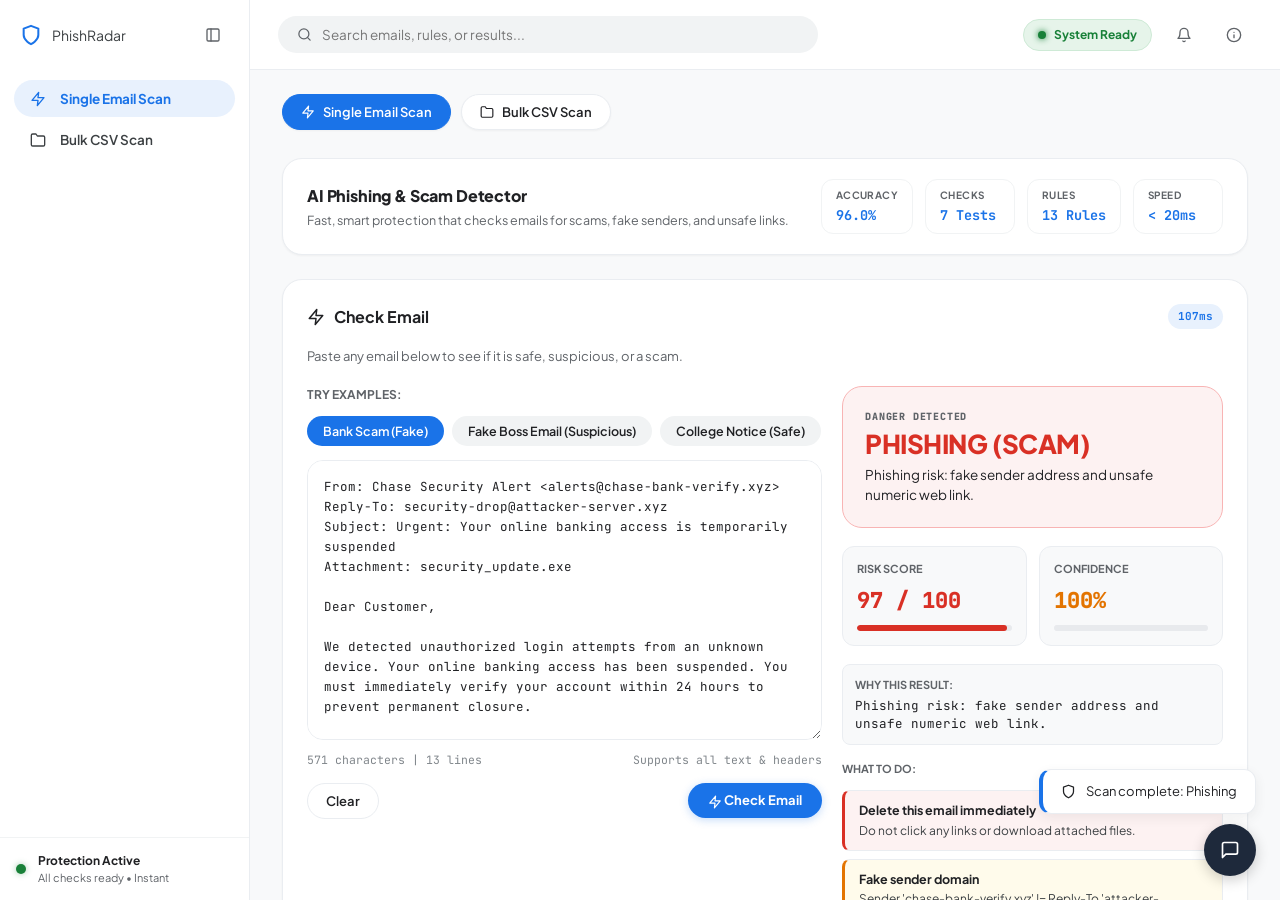
<file: index.html>
<!DOCTYPE html>
<html lang="en">
<head>
  <meta charset="UTF-8">
  <meta name="viewport" content="width=device-width, initial-scale=1.0">
  <title>PhishRadar - AI Phishing &amp; Scam Email Detector</title>
  <meta name="description" content="AI phishing detection and decision support system that checks emails for scams, fake senders, and unsafe links.">
  <link rel="stylesheet" href="css/styles.css">
  <link rel="icon" href="data:image/svg+xml,<svg xmlns=%22http://www.w3.org/2000/svg%22 viewBox=%220 0 24 24%22 fill=%22none%22 stroke=%22%231a73e8%22 stroke-width=%222%22 stroke-linecap=%22round%22 stroke-linejoin=%22round%22><path d=%22M12 22s8-4 8-10V5l-8-3-8 3v7c0 6 8 10 8 10z%22/></svg>">
</head>
<body>

  <div class="app-shell">

    <!-- ====================================================================
         LEFT SIDEBAR
         ==================================================================== -->
    <aside class="sidebar" id="app-sidebar">
      <div class="sidebar-header">
        <div class="brand-title-wrap">
          <svg class="brand-icon" width="22" height="22" viewBox="0 0 24 24" fill="none" stroke="var(--blue-primary)" stroke-width="2.2" stroke-linecap="round" stroke-linejoin="round">
            <path d="M12 22s8-4 8-10V5l-8-3-8 3v7c0 6 8 10 8 10z"/>
          </svg>
          <span class="brand-name">PhishRadar</span>
        </div>
        <button type="button" class="sidebar-collapse-btn" id="btn-collapse-sidebar" title="Toggle Navigation">
          <svg width="16" height="16" viewBox="0 0 24 24" fill="none" stroke="currentColor" stroke-width="2" stroke-linecap="round" stroke-linejoin="round">
            <rect x="3" y="3" width="18" height="18" rx="2" ry="2"/>
            <line x1="9" y1="3" x2="9" y2="21"/>
          </svg>
        </button>
      </div>

      <nav class="sidebar-nav">
        <!-- Main Workspaces Navigation -->
        <button type="button" class="nav-item active" data-workspace="workspace-analyzer">
          <span class="nav-item-icon">
            <svg width="16" height="16" viewBox="0 0 24 24" fill="none" stroke="currentColor" stroke-width="2" stroke-linecap="round" stroke-linejoin="round">
              <polygon points="13 2 3 14 12 14 11 22 21 10 12 10 13 2"/>
            </svg>
          </span>
          <span>Single Email Scan</span>
        </button>
        <button type="button" class="nav-item" data-workspace="workspace-fleet">
          <span class="nav-item-icon">
            <svg width="16" height="16" viewBox="0 0 24 24" fill="none" stroke="currentColor" stroke-width="2" stroke-linecap="round" stroke-linejoin="round">
              <path d="M22 19a2 2 0 0 1-2 2H4a2 2 0 0 1-2-2V5a2 2 0 0 1 2-2h5l2 3h9a2 2 0 0 1 2 2z"/>
            </svg>
          </span>
          <span>Bulk CSV Scan</span>
        </button>

      </nav>

      <!-- Bottom System Status Card -->
      <div class="sidebar-status-card" id="sidebar-engine-status">
        <div class="status-indicator-dot online"></div>
        <div class="status-meta">
          <div class="status-title">Protection Active</div>
          <div class="status-sub">All checks ready • Instant</div>
        </div>
      </div>
    </aside>

    <!-- ====================================================================
         MAIN CONTENT AREA
         ==================================================================== -->
    <div class="main-wrapper">

      <!-- Top Header / Bar -->
      <header class="top-header">
        <div class="header-search-wrap">
          <button type="button" class="sidebar-collapse-btn" id="btn-toggle-sidebar" style="display: none;" title="Toggle Sidebar">
            <svg width="18" height="18" viewBox="0 0 24 24" fill="none" stroke="currentColor" stroke-width="2" stroke-linecap="round" stroke-linejoin="round">
              <line x1="3" y1="12" x2="21" y2="12"/>
              <line x1="3" y1="6" x2="21" y2="6"/>
              <line x1="3" y1="18" x2="21" y2="18"/>
            </svg>
          </button>
          <div class="search-pill-input">
            <svg class="ui-icon" width="15" height="15" viewBox="0 0 24 24" fill="none" stroke="currentColor" stroke-width="2" stroke-linecap="round" stroke-linejoin="round">
              <circle cx="11" cy="11" r="8"/>
              <line x1="21" y1="21" x2="16.65" y2="16.65"/>
            </svg>
            <input type="text" id="global-search-input" placeholder="Search emails, rules, or results..." />
          </div>
        </div>

        <div class="header-actions">
          <div class="engine-telemetry-pill">
            <span class="pulse-dot-green"></span>
            <span>System Ready</span>
          </div>
          <button type="button" class="header-icon-btn" id="btn-header-notif" title="System Notifications">
            <svg width="16" height="16" viewBox="0 0 24 24" fill="none" stroke="currentColor" stroke-width="2" stroke-linecap="round" stroke-linejoin="round">
              <path d="M18 8A6 6 0 0 0 6 8c0 7-3 9-3 9h18s-3-2-3-9"/>
              <path d="M13.73 21a2 2 0 0 1-3.46 0"/>
            </svg>
          </button>
          <button type="button" class="header-icon-btn" id="btn-header-chat" title="Security Status">
            <svg width="16" height="16" viewBox="0 0 24 24" fill="none" stroke="currentColor" stroke-width="2" stroke-linecap="round" stroke-linejoin="round">
              <circle cx="12" cy="12" r="10"/>
              <line x1="12" y1="16" x2="12" y2="12"/>
              <line x1="12" y1="8" x2="12.01" y2="8"/>
            </svg>
          </button>
        </div>
      </header>

      <!-- Workspaces Scrollable Body -->
      <main class="workspaces-container">

        <!-- Top Category Filter Pills Row -->
        <div class="category-pills-row">
          <button type="button" class="cat-pill active" data-workspace="workspace-analyzer">
            <svg class="ui-icon" width="14" height="14" viewBox="0 0 24 24" fill="none" stroke="currentColor" stroke-width="2" stroke-linecap="round" stroke-linejoin="round">
              <polygon points="13 2 3 14 12 14 11 22 21 10 12 10 13 2"/>
            </svg>
            <span>Single Email Scan</span>
          </button>
          <button type="button" class="cat-pill" data-workspace="workspace-fleet">
            <svg class="ui-icon" width="14" height="14" viewBox="0 0 24 24" fill="none" stroke="currentColor" stroke-width="2" stroke-linecap="round" stroke-linejoin="round">
              <path d="M22 19a2 2 0 0 1-2 2H4a2 2 0 0 1-2-2V5a2 2 0 0 1 2-2h5l2 3h9a2 2 0 0 1 2 2z"/>
            </svg>
            <span>Bulk CSV Scan</span>
          </button>

        </div>

        <!-- ====================================================================
             TOP COMMAND STRIP
             ==================================================================== -->
        <div class="platform-header-strip">
          <div class="strip-left">
            <h2 class="strip-title">AI Phishing &amp; Scam Detector</h2>
            <div class="strip-desc">Fast, smart protection that checks emails for scams, fake senders, and unsafe links.</div>
          </div>
          <div class="strip-metrics">
            <div class="metric-chip">
              <span class="metric-label">Accuracy</span>
              <span class="metric-val">96.0%</span>
            </div>
            <div class="metric-chip">
              <span class="metric-label">Checks</span>
              <span class="metric-val">7 Tests</span>
            </div>
            <div class="metric-chip">
              <span class="metric-label">Rules</span>
              <span class="metric-val">13 Rules</span>
            </div>
            <div class="metric-chip">
              <span class="metric-label">Speed</span>
              <span class="metric-val">&lt; 20ms</span>
            </div>
          </div>
        </div>

        <!-- ====================================================================
             WORKSPACE 1: SINGLE EMAIL SCANNER
             ==================================================================== -->
        <section class="workspace active" id="workspace-analyzer">
          <div class="card">
            <div class="card-title-bar">
              <h3 class="card-heading">
                <svg class="ui-icon" width="18" height="18" viewBox="0 0 24 24" fill="none" stroke="currentColor" stroke-width="2" stroke-linecap="round" stroke-linejoin="round">
                  <polygon points="13 2 3 14 12 14 11 22 21 10 12 10 13 2"/>
                </svg>
                <span>Check Email</span>
              </h3>
              <span class="pill-badge" id="scan-latency-badge">&lt; 20ms Speed</span>
            </div>
            <p style="font-size: 13px; color: var(--text-muted); margin-bottom: 20px;">
              Paste any email below to see if it is safe, suspicious, or a scam.
            </p>

            <div class="analyzer-grid">
              <!-- Left Column: Input Form & Presets -->
              <div>
                <div style="margin-bottom: 12px; font-size: 12px; font-weight: 700; color: var(--text-muted); text-transform: uppercase;">
                  Try Examples:
                </div>
                <div class="presets-pills-row" id="presets-row">
                  <!-- Populated from /api/presets -->
                </div>

                <form id="scanner-form">
                  <div style="margin-bottom: 14px;">
                    <textarea id="email-content" class="email-textarea" placeholder="Paste email text here (sender, subject, message body, and links)..." spellcheck="false"></textarea>
                    <div class="textarea-footer">
                      <span id="char-count-disp">0 characters | 0 lines</span>
                      <span>Supports all text &amp; headers</span>
                    </div>
                  </div>

                  <div style="display: flex; justify-content: space-between; align-items: center;">
                    <button type="button" class="btn-secondary" id="btn-clear-scanner">
                      Clear
                    </button>
                    <button type="submit" class="btn-analyze" id="btn-scan">
                      <svg class="ui-icon" width="14" height="14" viewBox="0 0 24 24" fill="none" stroke="currentColor" stroke-width="2" stroke-linecap="round" stroke-linejoin="round">
                        <polygon points="13 2 3 14 12 14 11 22 21 10 12 10 13 2"/>
                      </svg>
                      <span>Check Email</span>
                    </button>
                  </div>
                </form>
              </div>

              <!-- Right Column: Live Assessment Output -->
              <div>
                <!-- Big Verdict Banner -->
                <div class="verdict-box safe" id="verdict-box">
                  <div class="verdict-tag" id="verdict-tag">SCAN RESULT</div>
                  <div class="verdict-status-title" id="verdict-title">READY</div>
                  <p class="verdict-summary-text" id="verdict-summary">
                    Pick an example above or paste an email on the left to check it.
                  </p>
                </div>

                <!-- Dual Risk & Confidence Meters -->
                <div class="dual-metrics-row">
                  <div class="meter-card">
                    <div class="meter-card-title">Risk Score</div>
                    <div class="meter-card-num" id="metric-risk" style="color: var(--blue-primary);">-- / 100</div>
                    <div class="meter-bar-track">
                      <div class="meter-bar-fill" id="meter-risk-fill" style="width: 0%; background: var(--blue-primary);"></div>
                    </div>
                  </div>
                  <div class="meter-card">
                    <div class="meter-card-title">Confidence</div>
                    <div class="meter-card-num" id="metric-conf" style="color: var(--threat-suspicious);">--%</div>
                    <div class="meter-bar-track">
                      <div class="meter-bar-fill" id="meter-conf-fill" style="width: 0%; background: var(--threat-suspicious);"></div>
                    </div>
                  </div>
                </div>

                <!-- Natural Language Deduction Box -->
                <div style="background: #f8f9fa; border: 1px solid var(--border-card); border-radius: var(--radius-sm); padding: 12px; margin-bottom: 16px;">
                  <div style="font-size: 11px; font-weight: 700; text-transform: uppercase; color: var(--text-muted); margin-bottom: 4px;">Why this result:</div>
                  <div id="reasoning-text" style="font-size: 12.5px; color: var(--text-dark); font-family: var(--font-mono); line-height: 1.4;">
                    Ready for email...
                  </div>
                </div>

                <!-- Actionable Security Recommendations -->
                <div>
                  <div style="font-size: 11px; font-weight: 700; text-transform: uppercase; color: var(--text-muted); margin-bottom: 8px;">What to do:</div>
                  <div class="recommendations-list" id="recommendations-container">
                    <!-- Dynamically populated -->
                  </div>
                </div>
              </div>
            </div>

            <!-- Bottom: 7 Core Threat Vector Indicator Cards -->
            <div style="margin-top: 28px;">
              <div class="card-title-bar">
                <h4 class="card-heading">
                  <svg class="ui-icon" width="16" height="16" viewBox="0 0 24 24" fill="none" stroke="currentColor" stroke-width="2" stroke-linecap="round" stroke-linejoin="round">
                    <circle cx="11" cy="11" r="8"/>
                    <line x1="21" y1="21" x2="16.65" y2="16.65"/>
                  </svg>
                  <span>7 Security Checks</span>
                </h4>
                <span class="pill-badge">Check Details</span>
              </div>
              <div class="indicators-grid-modern" id="indicators-grid">
                <!-- Dynamically populated -->
              </div>
            </div>

          </div>
        </section>

        <!-- ====================================================================
             WORKSPACE 2: BULK CSV EMAIL SCANNER
             ==================================================================== -->
        <section class="workspace" id="workspace-fleet">
          <div class="card">
            <div class="card-title-bar">
              <h3 class="card-heading">
                <svg class="ui-icon" width="18" height="18" viewBox="0 0 24 24" fill="none" stroke="currentColor" stroke-width="2" stroke-linecap="round" stroke-linejoin="round">
                  <path d="M22 19a2 2 0 0 1-2 2H4a2 2 0 0 1-2-2V5a2 2 0 0 1 2-2h5l2 3h9a2 2 0 0 1 2 2z"/>
                </svg>
                <span>Bulk Email Scanner (CSV)</span>
              </h3>
              <div style="display: flex; gap: 8px;">
                <button type="button" class="btn-secondary" id="btn-load-sample-csv">
                  <svg class="ui-icon" width="14" height="14" viewBox="0 0 24 24" fill="none" stroke="currentColor" stroke-width="2" stroke-linecap="round" stroke-linejoin="round">
                    <path d="M14 2H6a2 2 0 0 0-2 2v16a2 2 0 0 0 2 2h12a2 2 0 0 0 2-2V8z"/><polyline points="14 2 14 8 20 8"/>
                  </svg>
                  <span>Load Sample List (15 Emails)</span>
                </button>
              </div>
            </div>
            <p style="font-size: 13px; color: var(--text-muted); margin-bottom: 20px;">
              Upload a CSV file of emails to scan them all at once.
            </p>

            <!-- Drag & Drop Zone -->
            <div class="dropzone-box" id="csv-dropzone">
              <input type="file" id="csv-file-input" class="file-input-hidden" accept=".csv,text/csv" />
              <div class="dropzone-icon">
                <svg width="40" height="40" viewBox="0 0 24 24" fill="none" stroke="currentColor" stroke-width="1.8" stroke-linecap="round" stroke-linejoin="round">
                  <path d="M21 15v4a2 2 0 0 1-2 2H5a2 2 0 0 1-2-2v-4"/>
                  <polyline points="17 8 12 3 7 8"/>
                  <line x1="12" y1="3" x2="12" y2="15"/>
                </svg>
              </div>
              <div class="dropzone-text-main" id="dropzone-label">Click or Drag &amp; Drop CSV File Here</div>
              <div class="dropzone-text-sub" id="dropzone-sublabel">Auto-detects: Email Text, Body, Subject, or Phishing Data Tables</div>
            </div>

            <!-- Controls Row -->
            <div class="batch-controls-row">
              <div class="batch-controls-left">
                <span class="pill-badge" id="csv-selected-status">No file selected</span>
              </div>

              <div style="display: flex; align-items: center; gap: 10px;">
                <label for="batch-max-rows" style="font-size: 12px; font-weight: 600; color: var(--text-muted);">Max Emails:</label>
                <select id="batch-max-rows" class="batch-select">
                  <option value="50">50 Emails</option>
                  <option value="100">100 Emails</option>
                  <option value="250" selected>250 Emails</option>
                  <option value="500">500 Emails</option>
                  <option value="1000">1,000 Emails</option>
                </select>
                <button type="button" class="btn-analyze" id="btn-run-batch">
                  <svg class="ui-icon" width="14" height="14" viewBox="0 0 24 24" fill="none" stroke="currentColor" stroke-width="2" stroke-linecap="round" stroke-linejoin="round">
                    <polygon points="13 2 3 14 12 14 11 22 21 10 12 10 13 2"/>
                  </svg>
                  <span>Scan All Emails</span>
                </button>
              </div>
            </div>

            <!-- Batch Report Area -->
            <div id="batch-report-area" style="display: none; margin-top: 24px;">

              <!-- 5 KPI Cards Grid -->
              <div class="kpi-grid">
                <div class="kpi-card blue">
                  <div class="kpi-title">Total Emails</div>
                  <div class="kpi-value" id="kpi-total">0</div>
                  <div class="kpi-subtext" id="kpi-total-sub">In file</div>
                </div>
                <div class="kpi-card phish">
                  <div class="kpi-title">Scams / Fake</div>
                  <div class="kpi-value" id="kpi-phishing" style="color: var(--threat-phish);">0</div>
                  <div class="kpi-subtext" id="kpi-phishing-pct">Danger</div>
                </div>
                <div class="kpi-card suspicious">
                  <div class="kpi-title">Suspicious</div>
                  <div class="kpi-value" id="kpi-suspicious" style="color: var(--threat-suspicious);">0</div>
                  <div class="kpi-subtext" id="kpi-suspicious-pct">Warning</div>
                </div>
                <div class="kpi-card safe">
                  <div class="kpi-title">Clean / Safe</div>
                  <div class="kpi-value" id="kpi-safe" style="color: var(--threat-safe);">0</div>
                  <div class="kpi-subtext" id="kpi-safe-pct">No risk</div>
                </div>
                <div class="kpi-card cyan">
                  <div class="kpi-title">Average Risk</div>
                  <div class="kpi-value" id="kpi-avg-risk" style="color: var(--blue-primary);">0 / 100</div>
                  <div class="kpi-subtext">Score out of 100</div>
                </div>
              </div>

              <!-- Threat Prevalence Summary Card -->
              <div style="margin-bottom: 20px;">
                <div class="card-title-bar">
                  <h4 class="card-heading">
                    <svg class="ui-icon" width="16" height="16" viewBox="0 0 24 24" fill="none" stroke="currentColor" stroke-width="2" stroke-linecap="round" stroke-linejoin="round">
                      <line x1="18" y1="20" x2="18" y2="10"/>
                      <line x1="12" y1="20" x2="12" y2="4"/>
                      <line x1="6" y1="20" x2="6" y2="14"/>
                    </svg>
                    <span>Threats Found Across Emails</span>
                  </h4>
                  <span class="pill-badge">7 Checks</span>
                </div>
                <div class="prevalence-grid" id="batch-prevalence-container">
                  <!-- Dynamically populated -->
                </div>
              </div>

              <!-- Filter & Search Bar -->
              <div class="table-filter-bar">
                <div class="filter-tabs-group">
                  <button type="button" class="filter-tab active" data-filter="ALL">
                    All Emails <span class="badge-count" id="count-all">0</span>
                  </button>
                  <button type="button" class="filter-tab" data-filter="PHISHING">
                    Scams <span class="badge-count" id="count-phishing">0</span>
                  </button>
                  <button type="button" class="filter-tab" data-filter="SUSPICIOUS">
                    Suspicious <span class="badge-count" id="count-suspicious">0</span>
                  </button>
                  <button type="button" class="filter-tab" data-filter="SAFE">
                    Safe <span class="badge-count" id="count-safe">0</span>
                  </button>
                </div>

                <div style="display: flex; align-items: center; gap: 10px;">
                  <div class="search-pill-input" style="max-width: 280px; padding: 6px 14px;">
                    <svg class="ui-icon" width="14" height="14" viewBox="0 0 24 24" fill="none" stroke="currentColor" stroke-width="2" stroke-linecap="round" stroke-linejoin="round">
                      <circle cx="11" cy="11" r="8"/>
                      <line x1="21" y1="21" x2="16.65" y2="16.65"/>
                    </svg>
                    <input type="text" id="batch-search-input" placeholder="Search sender, subject..." />
                  </div>
                  <button type="button" class="btn-secondary" id="btn-export-csv-report">
                    <svg class="ui-icon" width="14" height="14" viewBox="0 0 24 24" fill="none" stroke="currentColor" stroke-width="2" stroke-linecap="round" stroke-linejoin="round">
                      <path d="M21 15v4a2 2 0 0 1-2 2H5a2 2 0 0 1-2-2v-4"/>
                      <polyline points="7 10 12 15 17 10"/>
                      <line x1="12" y1="15" x2="12" y2="3"/>
                    </svg>
                    <span>Export CSV</span>
                  </button>
                </div>
              </div>

              <!-- Interactive Results Table -->
              <div class="table-wrapper">
                <table class="enterprise-table" id="batch-results-table">
                  <thead>
                    <tr>
                      <th style="width: 50px;">ID</th>
                      <th style="width: 170px;">Sender</th>
                      <th style="width: 220px;">Subject</th>
                      <th>Message Preview</th>
                      <th style="width: 100px;">Result</th>
                      <th style="width: 80px;">Risk</th>
                      <th style="width: 180px;">Flags Found</th>
                      <th style="width: 150px;">Next Step</th>
                      <th style="width: 80px; text-align: center;">Details</th>
                    </tr>
                  </thead>
                  <tbody>
                    <!-- Populated dynamically -->
                  </tbody>
                </table>
              </div>

              <!-- Table Pagination -->
              <div class="pagination-row">
                <div id="batch-pagination-info">Showing 0 of 0 records</div>
                <div style="display: flex; align-items: center; gap: 8px;">
                  <button type="button" class="btn-page" id="btn-page-prev">Previous</button>
                  <span id="batch-current-page" style="font-family: var(--font-mono); font-size: 11.5px; padding: 0 6px;">Page 1</span>
                  <button type="button" class="btn-page" id="btn-page-next">Next</button>
                </div>
              </div>

            </div>
          </div>
        </section>



      </main>
    </div>

  </div>

  <!-- ====================================================================
       FULL EMAIL INSPECTION MODAL (WITH TABS)
       ==================================================================== -->
  <div id="email-detail-modal" class="modal-backdrop">
    <div class="modal-container" role="dialog" aria-modal="true" aria-labelledby="modal-email-subject">

      <!-- Modal Header -->
      <div class="modal-header">
        <div>
          <span class="pill-badge" id="modal-email-id">#1</span>
          <h3 style="font-size: 16px; font-weight: 700; color: var(--text-dark); margin-top: 4px;" id="modal-email-subject">Email Subject</h3>
          <div style="font-size: 12px; color: var(--text-muted); margin-top: 2px;">
            <span><strong>From:</strong> <span id="modal-email-sender" style="color: var(--text-dark);"></span></span>
            <span id="modal-reply-to-wrap" style="display: none; margin-left: 10px;"><strong>Reply-To:</strong> <span id="modal-email-reply-to" style="color: var(--threat-phish);"></span></span>
          </div>
        </div>

        <div style="display: flex; align-items: center; gap: 10px;">
          <span class="badge-threat phish" id="modal-email-verdict">PHISHING</span>
          <span class="risk-score-pill" id="modal-email-risk" style="background: var(--threat-phish-bg); color: var(--threat-phish);">Risk: 100/100</span>
          <button type="button" class="sidebar-collapse-btn" id="btn-close-modal" title="Close (Esc)">
            <svg width="16" height="16" viewBox="0 0 24 24" fill="none" stroke="currentColor" stroke-width="2" stroke-linecap="round" stroke-linejoin="round">
              <line x1="18" y1="6" x2="6" y2="18"/>
              <line x1="6" y1="6" x2="18" y2="18"/>
            </svg>
          </button>
        </div>
      </div>

      <!-- Modal Tabs -->
      <div class="modal-tabs">
        <button type="button" class="modal-tab-btn active" data-tab="tab-threat-triage">Scan Results</button>
        <button type="button" class="modal-tab-btn" data-tab="tab-raw-content">Email Text</button>
        <button type="button" class="modal-tab-btn" data-tab="tab-advisory">Next Steps</button>
      </div>

      <!-- Modal Body -->
      <div class="modal-body">

        <!-- Tab 1: Threat Triage -->
        <div class="modal-tab-content active" id="tab-threat-triage">
          <div style="margin-bottom: 14px;">
            <div style="font-size: 11px; font-weight: 700; text-transform: uppercase; color: var(--text-muted); margin-bottom: 4px;">Why this result:</div>
            <p id="modal-email-reason" style="font-size: 13px; color: var(--text-dark); font-family: var(--font-mono); line-height: 1.5;"></p>
          </div>

          <div style="margin-bottom: 14px;">
            <div style="font-size: 11px; font-weight: 700; text-transform: uppercase; color: var(--text-muted); margin-bottom: 6px;">Warning signs found:</div>
            <div id="modal-email-flags" style="display: flex; gap: 6px; flex-wrap: wrap;"></div>
          </div>

          <div id="modal-urls-box" style="display: none; margin-bottom: 14px;">
            <div style="font-size: 11px; font-weight: 700; text-transform: uppercase; color: var(--text-muted); margin-bottom: 6px;">Links found:</div>
            <div id="modal-urls-list" style="display: flex; flex-direction: column; gap: 4px;"></div>
          </div>

          <div id="modal-attachments-box" style="display: none; margin-bottom: 14px;">
            <div style="font-size: 11px; font-weight: 700; text-transform: uppercase; color: var(--text-muted); margin-bottom: 6px;">Attached files:</div>
            <div id="modal-attachments-list" style="display: flex; gap: 6px; flex-wrap: wrap;"></div>
          </div>
        </div>

        <!-- Tab 2: Raw Content -->
        <div class="modal-tab-content" id="tab-raw-content">
          <div style="display: flex; justify-content: space-between; align-items: center; margin-bottom: 8px;">
            <span style="font-size: 11.5px; color: var(--text-muted);">Full message:</span>
            <button type="button" class="btn-secondary" id="btn-copy-email-content" style="padding: 4px 10px; font-size: 11.5px;">
              <svg class="ui-icon" width="13" height="13" viewBox="0 0 24 24" fill="none" stroke="currentColor" stroke-width="2" stroke-linecap="round" stroke-linejoin="round">
                <rect x="9" y="9" width="13" height="13" rx="2" ry="2"/>
                <path d="M5 15H4a2 2 0 0 1-2-2V4a2 2 0 0 1 2-2h9a2 2 0 0 1 2 2v1"/>
              </svg>
              <span>Copy Text</span>
            </button>
          </div>
          <div class="email-raw-viewer" id="modal-email-content"></div>
        </div>

        <!-- Tab 3: Advisory -->
        <div class="modal-tab-content" id="tab-advisory">
          <div style="margin-bottom: 10px;">
            <span style="font-size: 11px; color: var(--text-muted); text-transform: uppercase; font-weight: 700;">Recommended step:</span>
            <div id="modal-email-action" style="font-size: 15px; font-weight: 700; color: var(--threat-phish); margin-top: 4px;"></div>
          </div>
          <div class="recommendations-list" id="modal-recommendations-list">
            <!-- Populated dynamically -->
          </div>
        </div>

      </div>

      <!-- Modal Footer -->
      <div class="modal-footer">
        <button type="button" class="btn-secondary" id="btn-load-in-scanner">
          <svg class="ui-icon" width="14" height="14" viewBox="0 0 24 24" fill="none" stroke="currentColor" stroke-width="2" stroke-linecap="round" stroke-linejoin="round">
            <polygon points="13 2 3 14 12 14 11 22 21 10 12 10 13 2"/>
          </svg>
          <span>Open in Single Scanner</span>
        </button>
        <button type="button" class="btn-primary" id="btn-modal-done">
          Close
        </button>
      </div>

    </div>
  </div>

  <!-- Floating Assistant Widget at bottom-right -->
  <div class="floating-chat-bubble" id="btn-floating-chat" title="System Status &amp; Telemetry">
    <svg width="20" height="20" viewBox="0 0 24 24" fill="none" stroke="currentColor" stroke-width="2" stroke-linecap="round" stroke-linejoin="round">
      <path d="M21 15a2 2 0 0 1-2 2H7l-4 4V5a2 2 0 0 1 2-2h14a2 2 0 0 1 2 2z"/>
    </svg>
  </div>

  <!-- Toast Notification Box -->
  <div id="toast-box"></div>

  <!-- Modular Scripts -->
  <script src="js/client_engine.js"></script>
  <script src="js/live_scanner.js"></script>
  <script src="js/batch_scanner.js"></script>
  <script src="js/app.js"></script>

</body>
</html>
</file>
<file: css/styles.css>
/* ==========================================================================
   PhishRadar - NIET Similox LMS Theme
   Exact visual match for lms.similox.com (NIET Academic Portal Aesthetic)
   ========================================================================== */

@import url('https://fonts.googleapis.com/css2?family=Plus+Jakarta+Sans:wght@400;500;600;700;800&family=JetBrains+Mono:wght@400;500;600;700&display=swap');

:root {
  /* Surfaces */
  --bg-page: #f8f9fa;
  --bg-sidebar: #ffffff;
  --bg-card: #ffffff;
  --bg-subtle: #f1f3f4;
  --bg-input: #f1f3f4;
  --bg-input-focus: #ffffff;
  --bg-pill-active: #e8f1fd;
  --bg-modal-backdrop: rgba(32, 33, 36, 0.6);

  /* Borders */
  --border-subtle: #f1f3f4;
  --border-card: #eaedf1;
  --border-hover: #dadce0;
  --border-focus: #1a73e8;

  /* Typography */
  --text-dark: #202124;
  --text-title: #202124;
  --text-body: #3c4043;
  --text-muted: #5f6368;
  --text-dim: #80868b;
  --text-blue: #1a73e8;

  /* Primary Brand (Google / Similox Blue) */
  --blue-primary: #1a73e8;
  --blue-hover: #1557b0;
  --blue-light: #e8f1fd;
  --blue-border: #c2e7ff;

  /* Threat Status Colors */
  --threat-phish: #d93025;
  --threat-phish-bg: #fce8e6;
  --threat-phish-border: #f5c2c7;

  --threat-suspicious: #e37400;
  --threat-suspicious-bg: #fef7e0;
  --threat-suspicious-border: #fde293;

  --threat-safe: #188038;
  --threat-safe-bg: #e6f4ea;
  --threat-safe-border: #ceead6;

  /* Radii */
  --radius-xs: 4px;
  --radius-sm: 8px;
  --radius-md: 12px;
  --radius-lg: 16px;
  --radius-xl: 20px;
  --radius-xxl: 24px;
  --radius-pill: 9999px;

  /* Shadows */
  --shadow-xs: 0 1px 2px rgba(60, 64, 67, 0.05);
  --shadow-sm: 0 1px 3px rgba(60, 64, 67, 0.08), 0 1px 2px rgba(60, 64, 67, 0.04);
  --shadow-md: 0 4px 12px rgba(60, 64, 67, 0.08);
  --shadow-lg: 0 8px 24px rgba(60, 64, 67, 0.12);

  /* Fonts */
  --font-main: 'Plus Jakarta Sans', -apple-system, BlinkMacSystemFont, 'Segoe UI', Roboto, sans-serif;
  --font-mono: 'JetBrains Mono', Menlo, Monaco, Consolas, monospace;

  /* Layout Dimensions */
  --sidebar-width: 250px;
  --topbar-height: 70px;
}

/* --- Base & Reset --- */
*, *::before, *::after {
  box-sizing: border-box;
  margin: 0;
  padding: 0;
}

html, body {
  height: 100%;
  background-color: var(--bg-page);
  color: var(--text-body);
  font-family: var(--font-main);
  font-size: 14px;
  line-height: 1.5;
  -webkit-font-smoothing: antialiased;
  overflow: hidden;
}

a {
  color: inherit;
  text-decoration: none;
}

button {
  cursor: pointer;
  border: none;
  background: none;
  font-family: inherit;
}

input, textarea, select {
  font-family: inherit;
  font-size: inherit;
}

/* Scrollbars */
::-webkit-scrollbar {
  width: 6px;
  height: 6px;
}
::-webkit-scrollbar-track {
  background: transparent;
}
::-webkit-scrollbar-thumb {
  background: #dadce0;
  border-radius: var(--radius-pill);
}
::-webkit-scrollbar-thumb:hover {
  background: #bdc1c6;
}

/* --- App Shell Layout --- */
.app-shell {
  display: flex;
  height: 100vh;
  width: 100vw;
  overflow: hidden;
  position: relative;
}

/* ==========================================================================
   LEFT SIDEBAR (Matches NIET Similox LMS)
   ========================================================================== */
.sidebar {
  width: var(--sidebar-width);
  height: 100%;
  background-color: var(--bg-sidebar);
  border-right: 1px solid var(--border-card);
  display: flex;
  flex-direction: column;
  flex-shrink: 0;
  z-index: 50;
  transition: transform 0.25s ease;
}

.sidebar-header {
  height: var(--topbar-height);
  padding: 0 20px;
  display: flex;
  align-items: center;
  justify-content: space-between;
}

.brand-title-wrap {
  display: flex;
  align-items: center;
  gap: 10px;
}

.brand-niet {
  font-size: 21px;
  font-weight: 800;
  letter-spacing: -0.02em;
  color: var(--text-dark);
}

.sidebar-collapse-btn {
  width: 32px;
  height: 32px;
  display: flex;
  align-items: center;
  justify-content: center;
  border-radius: var(--radius-sm);
  color: var(--text-muted);
  font-size: 14px;
  transition: background 0.15s ease;
}

.sidebar-collapse-btn:hover {
  background: var(--bg-subtle);
  color: var(--text-dark);
}

/* Nav Menu */
.sidebar-nav {
  flex: 1;
  padding: 10px 14px;
  overflow-y: auto;
  display: flex;
  flex-direction: column;
  gap: 4px;
}

.nav-item {
  display: flex;
  align-items: center;
  gap: 12px;
  padding: 10px 14px;
  border-radius: var(--radius-pill);
  color: var(--text-body);
  font-weight: 600;
  font-size: 13.5px;
  transition: all 0.15s ease;
  width: 100%;
  text-align: left;
}

.nav-item:hover {
  background-color: #f1f3f4;
  color: var(--text-dark);
}

.nav-item.active {
  background-color: var(--bg-pill-active);
  color: var(--blue-primary);
  font-weight: 700;
}

.nav-item-icon {
  font-size: 16px;
  width: 20px;
  display: flex;
  align-items: center;
  justify-content: center;
}

.nav-arrow {
  margin-left: auto;
  font-size: 11px;
  color: var(--text-dim);
}

/* Sidebar Status Card at Bottom */
.sidebar-status-card {
  padding: 14px 16px;
  border-top: 1px solid var(--border-subtle);
  display: flex;
  align-items: center;
  gap: 12px;
  background: var(--bg-card-subtle);
}

.status-indicator-dot {
  width: 10px;
  height: 10px;
  border-radius: 50%;
  flex-shrink: 0;
  background: var(--text-muted);
}

.status-indicator-dot.online {
  background: var(--threat-safe);
  box-shadow: 0 0 6px rgba(24, 128, 56, 0.4);
  animation: pulse-similox 2s infinite ease-in-out;
}

.status-meta {
  flex: 1;
  overflow: hidden;
}

.status-title {
  font-size: 12px;
  font-weight: 700;
  color: var(--text-dark);
  white-space: nowrap;
  overflow: hidden;
  text-overflow: ellipsis;
}

.status-sub {
  font-size: 11px;
  color: var(--text-muted);
}

/* ==========================================================================
   MAIN CONTENT WRAPPER & TOP BAR
   ========================================================================== */
.main-wrapper {
  flex: 1;
  display: flex;
  flex-direction: column;
  height: 100%;
  overflow: hidden;
  background-color: var(--bg-page);
}

/* Top Bar */
.top-header {
  height: var(--topbar-height);
  background-color: #ffffff;
  border-bottom: 1px solid var(--border-card);
  padding: 0 28px;
  display: flex;
  align-items: center;
  justify-content: space-between;
  flex-shrink: 0;
  z-index: 40;
}

.header-search-wrap {
  display: flex;
  align-items: center;
  gap: 14px;
  flex: 1;
  max-width: 540px;
}

.search-pill-input {
  width: 100%;
  display: flex;
  align-items: center;
  background-color: var(--bg-input);
  border-radius: var(--radius-pill);
  padding: 9px 18px;
  gap: 10px;
  color: var(--text-muted);
  font-size: 13.5px;
  border: 1px solid transparent;
  transition: all 0.2s ease;
}

.search-pill-input:focus-within {
  background-color: var(--bg-input-focus);
  border-color: var(--blue-primary);
  box-shadow: 0 1px 6px rgba(26, 115, 232, 0.2);
}

.search-pill-input input {
  border: none;
  background: none;
  outline: none;
  width: 100%;
  color: var(--text-dark);
}

/* Header Right Actions */
.header-actions {
  display: flex;
  align-items: center;
  gap: 14px;
}

.engine-telemetry-pill {
  display: inline-flex;
  align-items: center;
  gap: 8px;
  padding: 6px 14px;
  background-color: var(--threat-safe-bg);
  color: var(--threat-safe);
  border-radius: var(--radius-pill);
  font-size: 12px;
  font-weight: 700;
  border: 1px solid var(--threat-safe-border);
}

.header-icon-btn {
  width: 36px;
  height: 36px;
  border-radius: 50%;
  display: flex;
  align-items: center;
  justify-content: center;
  color: var(--text-muted);
  font-size: 16px;
  transition: background 0.15s ease;
}

.header-icon-btn:hover {
  background: var(--bg-subtle);
  color: var(--text-dark);
}

/* ==========================================================================
   SCROLLABLE WORKSPACE BODY
   ========================================================================== */
.workspaces-container {
  flex: 1;
  overflow-y: auto;
  overflow-x: hidden;
  padding: 24px 32px 60px;
}

.workspace {
  display: none;
  max-width: 1440px;
  margin: 0 auto;
}

.workspace.active {
  display: block;
}

/* Quick Category Filter Pills Row (Under Top Bar) */
.category-pills-row {
  display: flex;
  align-items: center;
  gap: 10px;
  margin-bottom: 24px;
  overflow-x: auto;
  padding-bottom: 4px;
}

.cat-pill {
  display: flex;
  align-items: center;
  gap: 8px;
  padding: 9px 18px;
  background: #ffffff;
  border: 1px solid var(--border-card);
  border-radius: var(--radius-pill);
  font-size: 13px;
  font-weight: 600;
  color: var(--text-dark);
  white-space: nowrap;
  transition: all 0.15s ease;
  box-shadow: var(--shadow-xs);
}

.cat-pill:hover {
  border-color: var(--blue-primary);
  color: var(--blue-primary);
  background: var(--blue-light);
}

.cat-pill.active {
  background: var(--blue-primary);
  color: #ffffff;
  border-color: var(--blue-primary);
}

/* ==========================================================================
   PLATFORM HEADER STRIP (Minimal High-Density Command Bar)
   ========================================================================== */
.platform-header-strip {
  background: #ffffff;
  border: 1px solid var(--border-card);
  border-radius: var(--radius-xl);
  padding: 20px 24px;
  margin-bottom: 24px;
  display: flex;
  align-items: center;
  justify-content: space-between;
  gap: 20px;
  box-shadow: var(--shadow-xs);
  flex-wrap: wrap;
}

.strip-left {
  flex: 1;
  min-width: 280px;
}

.strip-title {
  font-size: 16px;
  font-weight: 800;
  color: var(--text-dark);
  letter-spacing: -0.01em;
  margin-bottom: 4px;
}

.strip-desc {
  font-size: 12.5px;
  color: var(--text-muted);
  line-height: 1.4;
}

.strip-metrics {
  display: flex;
  align-items: center;
  gap: 12px;
  flex-wrap: wrap;
}

.metric-chip {
  background: var(--bg-card-subtle);
  border: 1px solid var(--border-subtle);
  border-radius: var(--radius-md);
  padding: 8px 14px;
  display: flex;
  flex-direction: column;
  gap: 2px;
  min-width: 90px;
}

.metric-label {
  font-size: 10px;
  font-weight: 700;
  text-transform: uppercase;
  color: var(--text-muted);
  letter-spacing: 0.04em;
}

.metric-val {
  font-family: var(--font-mono);
  font-size: 13.5px;
  font-weight: 700;
  color: var(--blue-primary);
}

.pulse-dot-green {
  width: 8px;
  height: 8px;
  border-radius: 50%;
  background-color: var(--threat-safe);
  box-shadow: 0 0 6px var(--threat-safe);
  animation: pulse-similox 2s infinite ease-in-out;
}

@keyframes pulse-similox {
  0%, 100% { opacity: 1; transform: scale(1); }
  50% { opacity: 0.4; transform: scale(0.85); }
}

.status-badge-similox {
  font-size: 10.5px;
  font-weight: 700;
  padding: 3px 8px;
  border-radius: var(--radius-pill);
  background: var(--bg-subtle);
  color: var(--text-muted);
}

.status-badge-similox.completed {
  background: #eef2f6;
  color: #4b5563;
}

.status-badge-similox.live {
  background: var(--threat-safe-bg);
  color: var(--threat-safe);
}

/* UI Icon Utility */
.ui-icon {
  flex-shrink: 0;
  vertical-align: middle;
}

/* Button Spinner */
.btn-spinner {
  display: inline-block;
  width: 14px;
  height: 14px;
  border: 2px solid rgba(255, 255, 255, 0.3);
  border-radius: 50%;
  border-top-color: currentColor;
  animation: btn-spin 0.6s linear infinite;
  vertical-align: middle;
  margin-right: 6px;
}

@keyframes btn-spin {
  to { transform: rotate(360deg); }
}

/* Proof Tree Tags */
.proof-tag {
  display: inline-block;
  font-size: 9px;
  font-weight: 800;
  padding: 2px 6px;
  border-radius: var(--radius-xs);
  letter-spacing: 0.05em;
  margin-right: 4px;
  vertical-align: middle;
}

.proof-tag.fact {
  background: var(--threat-safe-bg);
  color: var(--threat-safe);
  border: 1px solid var(--threat-safe-border);
}

.proof-tag.goal {
  background: var(--blue-light);
  color: var(--blue-primary);
  border: 1px solid var(--blue-border);
}

/* ==========================================================================
   FEATURE CARDS & DATA VIZ
   ========================================================================= */
.card {
  background: #ffffff;
  border: 1px solid var(--border-card);
  border-radius: var(--radius-xl);
  padding: 24px;
  margin-bottom: 24px;
  box-shadow: var(--shadow-xs);
}

.card-title-bar {
  display: flex;
  align-items: center;
  justify-content: space-between;
  margin-bottom: 18px;
  flex-wrap: wrap;
  gap: 12px;
}

.card-heading {
  font-size: 16px;
  font-weight: 700;
  color: var(--text-dark);
  display: flex;
  align-items: center;
  gap: 9px;
}

.pill-badge {
  font-size: 11px;
  font-family: var(--font-mono);
  font-weight: 700;
  padding: 4px 10px;
  border-radius: var(--radius-pill);
  background: var(--blue-light);
  color: var(--blue-primary);
}

/* 5 KPI Grid (Fleet Intelligence) */
.kpi-grid {
  display: grid;
  grid-template-columns: repeat(5, 1fr);
  gap: 14px;
  margin-bottom: 22px;
}

.kpi-card {
  background: #ffffff;
  border: 1px solid var(--border-card);
  border-radius: var(--radius-md);
  padding: 16px;
  box-shadow: var(--shadow-xs);
  transition: all 0.15s ease;
}

.kpi-card:hover {
  box-shadow: var(--shadow-sm);
  transform: translateY(-2px);
}

.kpi-card.phish { border-top: 3px solid var(--threat-phish); }
.kpi-card.suspicious { border-top: 3px solid var(--threat-suspicious); }
.kpi-card.safe { border-top: 3px solid var(--threat-safe); }
.kpi-card.blue { border-top: 3px solid var(--blue-primary); }
.kpi-card.cyan { border-top: 3px solid #00acc1; }

.kpi-title {
  font-size: 11px;
  font-weight: 700;
  text-transform: uppercase;
  color: var(--text-muted);
  letter-spacing: 0.05em;
  margin-bottom: 6px;
}

.kpi-value {
  font-size: 26px;
  font-weight: 800;
  color: var(--text-dark);
  font-family: var(--font-mono);
  line-height: 1.1;
  margin-bottom: 4px;
}

.kpi-subtext {
  font-size: 11.5px;
  color: var(--text-dim);
}

/* Dropzone */
.dropzone-box {
  border: 2px dashed #dadce0;
  border-radius: var(--radius-xl);
  padding: 38px 24px;
  text-align: center;
  background-color: #fafbfd;
  cursor: pointer;
  transition: all 0.2s ease;
  margin-bottom: 18px;
}

.dropzone-box:hover, .dropzone-box.dragover {
  border-color: var(--blue-primary);
  background-color: var(--blue-light);
}

.dropzone-icon {
  font-size: 40px;
  margin-bottom: 8px;
}

.dropzone-text-main {
  font-size: 15px;
  font-weight: 700;
  color: var(--text-dark);
  margin-bottom: 4px;
}

.dropzone-text-sub {
  font-size: 12.5px;
  color: var(--text-muted);
}

.file-input-hidden {
  display: none;
}

.batch-controls-row {
  display: flex;
  align-items: center;
  justify-content: space-between;
  background: #f8f9fa;
  border: 1px solid var(--border-card);
  border-radius: var(--radius-md);
  padding: 12px 18px;
  flex-wrap: wrap;
  gap: 12px;
}

/* Buttons */
.btn-primary {
  background-color: var(--blue-primary);
  color: #ffffff;
  padding: 9px 18px;
  border-radius: var(--radius-pill);
  font-weight: 600;
  font-size: 13px;
  transition: background 0.15s ease;
}

.btn-primary:hover:not(:disabled) {
  background-color: var(--blue-hover);
}

.btn-secondary {
  background-color: #ffffff;
  border: 1px solid var(--border-card);
  color: var(--text-dark);
  padding: 9px 18px;
  border-radius: var(--radius-pill);
  font-weight: 600;
  font-size: 13px;
  transition: all 0.15s ease;
}

.btn-secondary:hover:not(:disabled) {
  background-color: #f1f3f4;
}

.btn-analyze {
  background: var(--blue-primary);
  color: #ffffff;
  padding: 9px 20px;
  border-radius: var(--radius-pill);
  font-weight: 700;
  font-size: 13px;
  box-shadow: 0 2px 8px rgba(26, 115, 232, 0.25);
  transition: all 0.15s ease;
}

.btn-analyze:hover:not(:disabled) {
  background: var(--blue-hover);
  box-shadow: 0 4px 12px rgba(26, 115, 232, 0.35);
}

.btn-primary:disabled, .btn-secondary:disabled, .btn-analyze:disabled {
  opacity: 0.5;
  cursor: not-allowed;
}

.batch-select {
  background: #ffffff;
  border: 1px solid var(--border-card);
  color: var(--text-dark);
  padding: 7px 14px;
  border-radius: var(--radius-pill);
  font-size: 12.5px;
  outline: none;
}

/* Prevalence Grid */
.prevalence-grid {
  display: grid;
  grid-template-columns: repeat(auto-fit, minmax(280px, 1fr));
  gap: 12px;
  margin-top: 14px;
}

.prev-bar-box {
  background: #f8f9fa;
  border: 1px solid var(--border-card);
  border-radius: var(--radius-sm);
  padding: 10px 14px;
}

.prev-bar-header {
  display: flex;
  justify-content: space-between;
  font-size: 12px;
  font-weight: 600;
  color: var(--text-dark);
  margin-bottom: 6px;
}

.prev-bar-track {
  width: 100%;
  height: 6px;
  background: #e8eaed;
  border-radius: var(--radius-pill);
  overflow: hidden;
}

.prev-bar-fill {
  height: 100%;
  border-radius: var(--radius-pill);
  transition: width 0.6s ease;
}

/* Filter Bar */
.table-filter-bar {
  display: flex;
  align-items: center;
  justify-content: space-between;
  padding: 12px 16px;
  background: #ffffff;
  border: 1px solid var(--border-card);
  border-radius: var(--radius-lg);
  margin-bottom: 14px;
  flex-wrap: wrap;
  gap: 12px;
}

.filter-tabs-group {
  display: flex;
  align-items: center;
  gap: 6px;
  flex-wrap: wrap;
}

.filter-tab {
  padding: 6px 14px;
  border-radius: var(--radius-pill);
  font-size: 12px;
  font-weight: 600;
  color: var(--text-muted);
  background: #f1f3f4;
  transition: all 0.15s ease;
}

.filter-tab:hover {
  color: var(--text-dark);
}

.filter-tab.active {
  background: var(--blue-primary);
  color: #ffffff;
}

.filter-tab .badge-count {
  font-family: var(--font-mono);
  font-size: 10.5px;
  margin-left: 5px;
  padding: 1px 6px;
  border-radius: var(--radius-pill);
  background: rgba(0, 0, 0, 0.08);
}

.filter-tab.active .badge-count {
  background: rgba(255, 255, 255, 0.25);
  color: #ffffff;
}

/* Tables */
.table-wrapper {
  overflow-x: auto;
  border: 1px solid var(--border-card);
  border-radius: var(--radius-lg);
  background: #ffffff;
}

.enterprise-table {
  width: 100%;
  border-collapse: collapse;
  text-align: left;
  font-size: 13px;
}

.enterprise-table th {
  background: #f8f9fa;
  color: var(--text-muted);
  font-weight: 700;
  font-size: 11px;
  text-transform: uppercase;
  letter-spacing: 0.05em;
  padding: 12px 14px;
  border-bottom: 1px solid var(--border-card);
  white-space: nowrap;
}

.enterprise-table td {
  padding: 12px 14px;
  border-bottom: 1px solid #f1f3f4;
  color: var(--text-dark);
  vertical-align: middle;
}

.enterprise-table tr.clickable-row {
  cursor: pointer;
  transition: background 0.1s ease;
}

.enterprise-table tr.clickable-row:hover {
  background-color: #f8f9fa;
}

/* Threat Badges */
.badge-threat {
  display: inline-flex;
  align-items: center;
  gap: 4px;
  font-family: var(--font-mono);
  font-size: 11px;
  font-weight: 700;
  padding: 3px 10px;
  border-radius: var(--radius-pill);
  text-transform: uppercase;
}

.badge-threat.phish {
  background: var(--threat-phish-bg);
  color: var(--threat-phish);
}

.badge-threat.suspicious {
  background: var(--threat-suspicious-bg);
  color: var(--threat-suspicious);
}

.badge-threat.safe {
  background: var(--threat-safe-bg);
  color: var(--threat-safe);
}

.risk-score-pill {
  font-family: var(--font-mono);
  font-weight: 700;
  font-size: 12px;
  padding: 2px 7px;
  border-radius: 4px;
}

.btn-table-inspect {
  padding: 4px 12px;
  background: #ffffff;
  border: 1px solid var(--border-card);
  border-radius: var(--radius-pill);
  font-size: 11.5px;
  font-weight: 600;
  color: var(--blue-primary);
  transition: all 0.15s ease;
}

.btn-table-inspect:hover {
  background: var(--blue-light);
  border-color: var(--blue-border);
}

.pagination-row {
  display: flex;
  align-items: center;
  justify-content: space-between;
  padding: 12px 16px;
  border-top: 1px solid var(--border-card);
  font-size: 12px;
  color: var(--text-muted);
  background: #ffffff;
}

.btn-page {
  padding: 5px 14px;
  background: #f1f3f4;
  border-radius: var(--radius-pill);
  font-size: 12px;
  font-weight: 600;
  color: var(--text-dark);
}

.btn-page:disabled {
  opacity: 0.4;
  cursor: not-allowed;
}

/* ==========================================================================
   LIVE INCIDENT ANALYZER
   ========================================================================== */
.analyzer-grid {
  display: grid;
  grid-template-columns: 1.15fr 0.85fr;
  gap: 20px;
}

.presets-pills-row {
  display: flex;
  gap: 8px;
  flex-wrap: wrap;
  margin-bottom: 14px;
}

.preset-chip {
  padding: 7px 16px;
  background: #f1f3f4;
  border-radius: var(--radius-pill);
  font-size: 12.5px;
  font-weight: 600;
  color: var(--text-dark);
  transition: all 0.15s ease;
}

.preset-chip:hover {
  background: #e8eaed;
}

.preset-chip.active {
  background: var(--blue-primary);
  color: #ffffff;
}

.email-textarea {
  width: 100%;
  min-height: 280px;
  background: #ffffff;
  border: 1px solid var(--border-card);
  border-radius: var(--radius-lg);
  padding: 16px;
  color: var(--text-dark);
  font-family: var(--font-mono);
  font-size: 12.5px;
  line-height: 1.6;
  resize: vertical;
  outline: none;
  transition: border-color 0.2s ease;
}

.email-textarea:focus {
  border-color: var(--blue-primary);
  box-shadow: 0 0 0 3px rgba(26, 115, 232, 0.15);
}

.textarea-footer {
  display: flex;
  align-items: center;
  justify-content: space-between;
  margin-top: 6px;
  font-size: 11.5px;
  color: var(--text-dim);
  font-family: var(--font-mono);
}

/* Verdict Box */
.verdict-box {
  padding: 22px;
  border-radius: var(--radius-xl);
  border: 1px solid var(--border-card);
  background: #ffffff;
  margin-bottom: 18px;
  transition: all 0.2s ease;
}

.verdict-box.phishing {
  background: #fdf2f2;
  border-color: #f8b4b4;
}

.verdict-box.suspicious {
  background: #fffbeb;
  border-color: #fde68a;
}

.verdict-box.safe {
  background: #f0fdf4;
  border-color: #bbf7d0;
}

.verdict-tag {
  font-family: var(--font-mono);
  font-size: 10px;
  font-weight: 800;
  letter-spacing: 0.08em;
  text-transform: uppercase;
  color: var(--text-muted);
  margin-bottom: 6px;
}

.verdict-status-title {
  font-size: 26px;
  font-weight: 800;
  letter-spacing: -0.02em;
  line-height: 1.1;
  margin-bottom: 6px;
}

.verdict-box.phishing .verdict-status-title { color: var(--threat-phish); }
.verdict-box.suspicious .verdict-status-title { color: var(--threat-suspicious); }
.verdict-box.safe .verdict-status-title { color: var(--threat-safe); }

.verdict-summary-text {
  font-size: 13.5px;
  color: var(--text-dark);
  line-height: 1.5;
}

/* Dual Meters */
.dual-metrics-row {
  display: grid;
  grid-template-columns: 1fr 1fr;
  gap: 12px;
  margin-bottom: 18px;
}

.meter-card {
  background: #f8f9fa;
  border: 1px solid var(--border-card);
  border-radius: var(--radius-md);
  padding: 14px;
}

.meter-card-title {
  font-size: 11px;
  font-weight: 700;
  text-transform: uppercase;
  color: var(--text-muted);
  margin-bottom: 6px;
}

.meter-card-num {
  font-size: 22px;
  font-weight: 800;
  font-family: var(--font-mono);
  margin-bottom: 8px;
}

.meter-bar-track {
  height: 6px;
  background: #e8eaed;
  border-radius: var(--radius-pill);
  overflow: hidden;
}

.meter-bar-fill {
  height: 100%;
  border-radius: var(--radius-pill);
  transition: width 0.5s ease;
}

/* Indicators Grid */
.indicators-grid-modern {
  display: grid;
  grid-template-columns: repeat(auto-fill, minmax(260px, 1fr));
  gap: 12px;
  margin-top: 14px;
}

.indicator-card {
  background: #f8f9fa;
  border: 1px solid var(--border-card);
  border-radius: var(--radius-md);
  padding: 14px;
  transition: all 0.15s ease;
}

.indicator-card.flagged {
  border-color: #f8b4b4;
  background: #fdf2f2;
}

.indicator-top {
  display: flex;
  align-items: center;
  justify-content: space-between;
  margin-bottom: 6px;
}

.indicator-title {
  font-size: 13px;
  font-weight: 700;
  color: var(--text-dark);
}

.indicator-desc {
  font-size: 12px;
  color: var(--text-muted);
  line-height: 1.4;
  margin-bottom: 8px;
}

.indicator-snippet {
  font-family: var(--font-mono);
  font-size: 11px;
  color: var(--threat-phish);
  background: #ffffff;
  border: 1px solid var(--border-card);
  border-radius: 4px;
  padding: 4px 8px;
  word-break: break-all;
}

/* Recommendations */
.recommendations-list {
  display: flex;
  flex-direction: column;
  gap: 8px;
  margin-top: 12px;
}

.rec-item {
  display: flex;
  align-items: flex-start;
  gap: 10px;
  padding: 10px 14px;
  border-radius: var(--radius-sm);
  background: #f8f9fa;
  border: 1px solid var(--border-card);
}

.rec-item.CRITICAL {
  border-left: 3px solid var(--threat-phish);
  background: #fdf2f2;
}

.rec-item.HIGH {
  border-left: 3px solid var(--threat-suspicious);
  background: #fffbeb;
}

.rec-item.INFO {
  border-left: 3px solid var(--blue-primary);
  background: var(--blue-light);
}

.rec-title {
  font-size: 12.5px;
  font-weight: 700;
  color: var(--text-dark);
  margin-bottom: 2px;
}

.rec-detail {
  font-size: 12px;
  color: var(--text-body);
}

/* ==========================================================================
   ADVERSARIAL & PROOF LAB / BENCHMARK / RULES
   ========================================================================== */
.lab-split-grid {
  display: grid;
  grid-template-columns: 1fr 1fr;
  gap: 20px;
}

.tree-container-box {
  background: #fafbfd;
  border: 1px solid var(--border-card);
  border-radius: var(--radius-md);
  padding: 16px;
  max-height: 480px;
  overflow-y: auto;
}

.tree-node {
  background: #ffffff;
  border: 1px solid var(--border-card);
  border-radius: var(--radius-sm);
  padding: 8px 12px;
  font-family: var(--font-mono);
  font-size: 12px;
  box-shadow: var(--shadow-xs);
}

.tree-node.fact {
  border-color: var(--threat-safe-border);
  background: var(--threat-safe-bg);
}

.tree-node-title {
  font-weight: 700;
  color: var(--text-dark);
}

.tree-rule-badge {
  font-size: 10px;
  background: var(--blue-light);
  color: var(--blue-primary);
  padding: 2px 6px;
  border-radius: 4px;
  font-weight: 700;
}

.rules-catalog-grid {
  display: grid;
  grid-template-columns: repeat(auto-fill, minmax(360px, 1fr));
  gap: 14px;
}

.rule-card {
  background: #ffffff;
  border: 1px solid var(--border-card);
  border-radius: var(--radius-lg);
  padding: 18px;
  box-shadow: var(--shadow-xs);
  transition: all 0.15s ease;
}

.rule-card:hover {
  border-color: var(--blue-primary);
  box-shadow: var(--shadow-sm);
  transform: translateY(-2px);
}

.rule-header {
  display: flex;
  align-items: center;
  justify-content: space-between;
  margin-bottom: 8px;
}

.rule-id {
  font-family: var(--font-mono);
  font-weight: 700;
  font-size: 11px;
  color: var(--blue-primary);
  background: var(--blue-light);
  padding: 2px 8px;
  border-radius: var(--radius-xs);
}

.rule-cf {
  font-family: var(--font-mono);
  font-size: 11px;
  font-weight: 700;
  color: var(--text-muted);
}

.rule-title {
  font-size: 14px;
  font-weight: 700;
  color: var(--text-dark);
  margin-bottom: 6px;
}

.rule-premises {
  margin: 10px 0;
  padding-left: 18px;
  font-size: 12px;
  color: var(--text-body);
}

.rule-premises li {
  margin-bottom: 3px;
}

.rule-rationale {
  font-size: 12px;
  color: var(--text-muted);
  font-style: italic;
  border-top: 1px solid var(--border-subtle);
  padding-top: 8px;
}

/* ==========================================================================
   MODAL & CHAT WIDGET
   ========================================================================== */
.modal-backdrop {
  position: fixed;
  inset: 0;
  background-color: var(--bg-modal-backdrop);
  backdrop-filter: blur(4px);
  display: flex;
  align-items: center;
  justify-content: center;
  z-index: 100;
  opacity: 0;
  pointer-events: none;
  transition: opacity 0.2s ease;
  padding: 20px;
}

.modal-backdrop.open {
  opacity: 1;
  pointer-events: auto;
}

.modal-container {
  background: #ffffff;
  border-radius: var(--radius-xxl);
  width: 100%;
  max-width: 860px;
  max-height: 88vh;
  display: flex;
  flex-direction: column;
  box-shadow: var(--shadow-lg);
  overflow: hidden;
  transform: scale(0.96);
  transition: transform 0.2s ease;
}

.modal-backdrop.open .modal-container {
  transform: scale(1);
}

.modal-header {
  padding: 18px 24px;
  border-bottom: 1px solid var(--border-card);
  display: flex;
  align-items: center;
  justify-content: space-between;
  background: #fafbfd;
}

.modal-tabs {
  display: flex;
  border-bottom: 1px solid var(--border-card);
  padding: 0 24px;
  background: #fafbfd;
}

.modal-tab-btn {
  padding: 12px 18px;
  font-size: 13px;
  font-weight: 600;
  color: var(--text-muted);
  border-bottom: 2px solid transparent;
  transition: all 0.15s ease;
}

.modal-tab-btn:hover {
  color: var(--text-dark);
}

.modal-tab-btn.active {
  color: var(--blue-primary);
  border-bottom-color: var(--blue-primary);
  font-weight: 700;
}

.modal-body {
  flex: 1;
  overflow-y: auto;
  padding: 24px;
}

.modal-tab-content {
  display: none;
}

.modal-tab-content.active {
  display: block;
}

.email-raw-viewer {
  background: #f8f9fa;
  border: 1px solid var(--border-card);
  border-radius: var(--radius-md);
  padding: 16px;
  font-family: var(--font-mono);
  font-size: 12.5px;
  line-height: 1.6;
  color: var(--text-dark);
  white-space: pre-wrap;
  word-break: break-all;
  max-height: 380px;
  overflow-y: auto;
}

.modal-footer {
  padding: 16px 24px;
  border-top: 1px solid var(--border-card);
  display: flex;
  align-items: center;
  justify-content: space-between;
  background: #fafbfd;
}

/* Floating Chat Bubble at bottom right (from Screenshot) */
.floating-chat-bubble {
  position: fixed;
  bottom: 24px;
  right: 24px;
  width: 52px;
  height: 52px;
  border-radius: 50%;
  background-color: #1e293b;
  color: #ffffff;
  display: flex;
  align-items: center;
  justify-content: center;
  font-size: 20px;
  box-shadow: 0 4px 14px rgba(0, 0, 0, 0.2);
  cursor: pointer;
  z-index: 90;
  transition: transform 0.2s ease, background 0.2s ease;
}

.floating-chat-bubble:hover {
  transform: scale(1.05);
  background-color: #0f172a;
}

/* Toast */
#toast-box {
  position: fixed;
  bottom: 86px;
  right: 24px;
  display: flex;
  flex-direction: column;
  gap: 10px;
  z-index: 200;
  pointer-events: none;
}

.toast-msg {
  background: #ffffff;
  border: 1px solid var(--border-card);
  border-left: 4px solid var(--blue-primary);
  border-radius: var(--radius-md);
  padding: 12px 18px;
  color: var(--text-dark);
  font-size: 13px;
  box-shadow: var(--shadow-md);
  display: flex;
  align-items: center;
  gap: 10px;
  pointer-events: auto;
  max-width: 360px;
  animation: toastIn 0.2s ease;
}

@keyframes toastIn {
  from { transform: translateY(10px); opacity: 0; }
  to { transform: translateY(0); opacity: 1; }
}

/* Responsive */
@media (max-width: 1200px) {
  .kpi-grid {
    grid-template-columns: repeat(3, 1fr);
  }
  .analyzer-grid, .lab-split-grid {
    grid-template-columns: 1fr;
  }
}

@media (max-width: 900px) {
  .sidebar {
    position: absolute;
    top: 0;
    bottom: 0;
    left: 0;
    transform: translateX(-100%);
  }
  .sidebar.open {
    transform: translateX(0);
    box-shadow: 0 0 50px rgba(0, 0, 0, 0.3);
  }
  .platform-header-strip {
    flex-direction: column;
    align-items: flex-start;
  }
  .strip-metrics {
    width: 100%;
    justify-content: space-between;
  }
}

@media (max-width: 600px) {
  .kpi-grid {
    grid-template-columns: 1fr;
  }
  .top-header {
    padding: 0 16px;
  }
  .workspaces-container {
    padding: 16px;
  }
  .metric-chip {
    flex: 1;
    min-width: 70px;
    padding: 6px 10px;
  }
}
</file>
